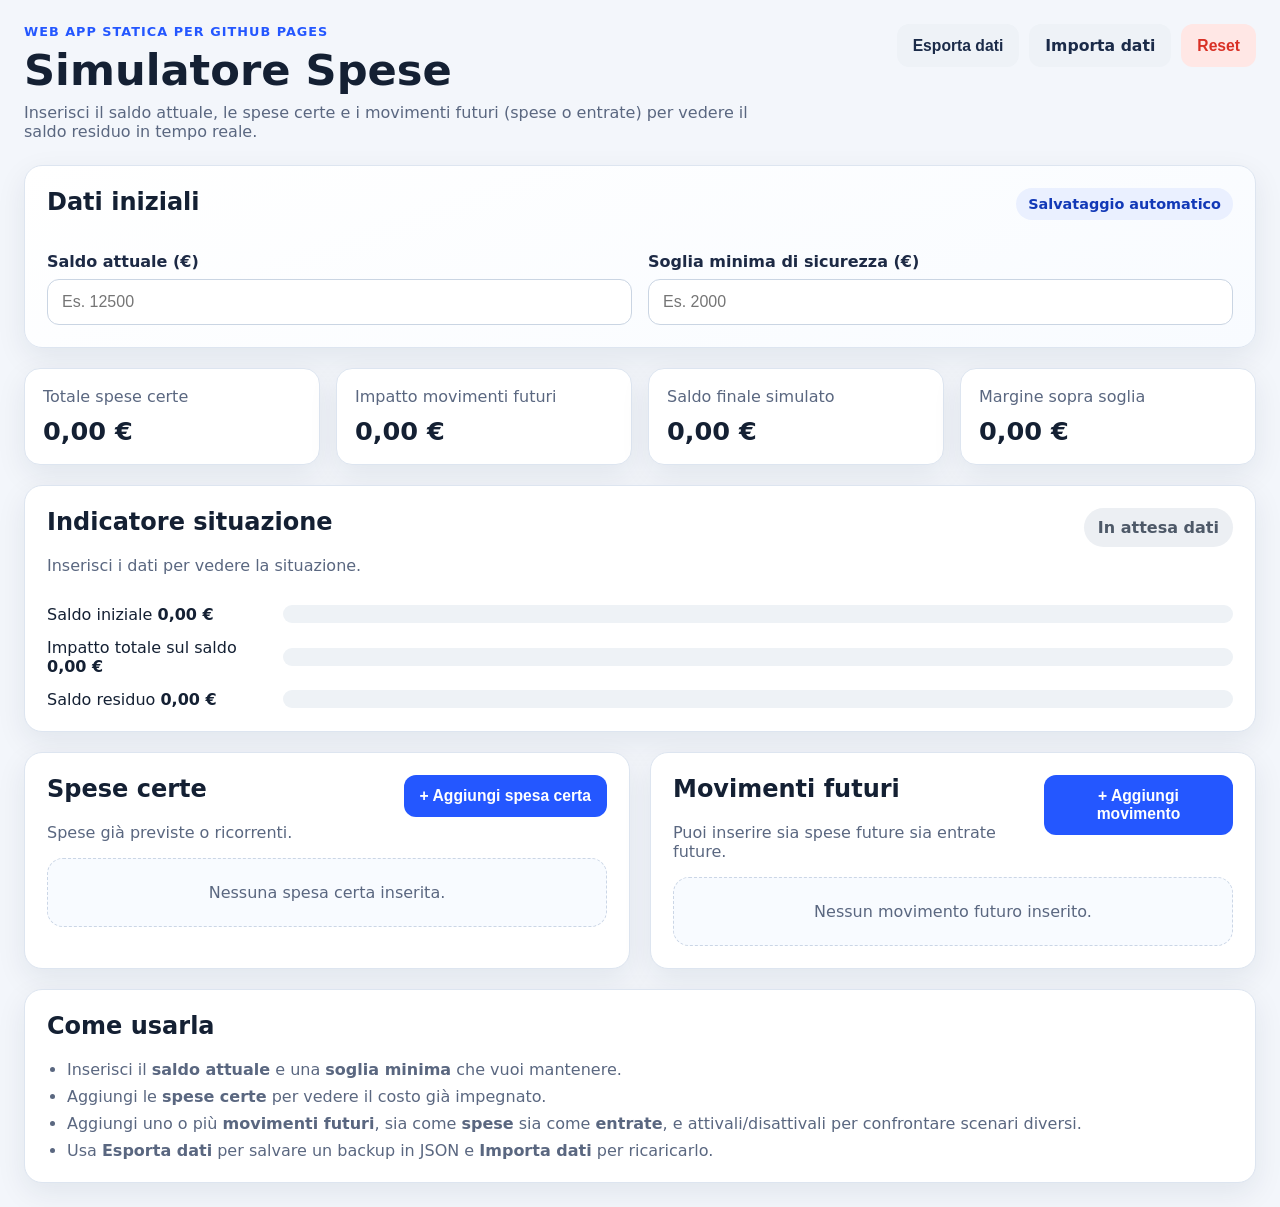
<file: index.html>
<!DOCTYPE html>
<html lang="it">
<head>
  <meta charset="UTF-8" />
  <meta name="viewport" content="width=device-width, initial-scale=1.0" />
  <title>Simulatore Spese</title>
  <link rel="stylesheet" href="style.css" />
</head>
<body>
  <div class="app-shell">
    <header class="topbar">
      <div>
        <p class="eyebrow">Web app statica per GitHub Pages</p>
        <h1>Simulatore Spese</h1>
        <p class="subtitle">Inserisci il saldo attuale, le spese certe e i movimenti futuri (spese o entrate) per vedere il saldo residuo in tempo reale.</p>
      </div>
      <div class="topbar-actions">
        <button id="exportBtn" class="btn btn-secondary">Esporta dati</button>
        <label class="btn btn-secondary file-label">
          Importa dati
          <input id="importFile" type="file" accept="application/json" hidden />
        </label>
        <button id="resetBtn" class="btn btn-danger">Reset</button>
      </div>
    </header>

    <main class="dashboard">
      <section class="card card-highlight">
        <div class="card-header">
          <h2>Dati iniziali</h2>
          <span class="chip">Salvataggio automatico</span>
        </div>
        <div class="grid-2">
          <div class="field">
            <label for="currentBalance">Saldo attuale (€)</label>
            <input id="currentBalance" type="number" step="0.01" placeholder="Es. 12500" />
          </div>
          <div class="field">
            <label for="safetyThreshold">Soglia minima di sicurezza (€)</label>
            <input id="safetyThreshold" type="number" step="0.01" min="0" placeholder="Es. 2000" />
          </div>
        </div>
      </section>

      <section class="stats-grid">
        <article class="stat-card">
          <span class="stat-label">Totale spese certe</span>
          <strong id="certainTotal" class="stat-value">€ 0,00</strong>
        </article>
        <article class="stat-card">
          <span class="stat-label">Impatto movimenti futuri</span>
          <strong id="futureTotal" class="stat-value">€ 0,00</strong>
        </article>
        <article class="stat-card">
          <span class="stat-label">Saldo finale simulato</span>
          <strong id="finalBalance" class="stat-value">€ 0,00</strong>
        </article>
        <article class="stat-card">
          <span class="stat-label">Margine sopra soglia</span>
          <strong id="marginValue" class="stat-value">€ 0,00</strong>
        </article>
      </section>

      <section class="card summary-card">
        <div class="summary-header">
          <div>
            <h2>Indicatore situazione</h2>
            <p id="statusText" class="status-text">Inserisci i dati per vedere la situazione.</p>
          </div>
          <div id="statusBadge" class="status-badge neutral">In attesa dati</div>
        </div>
        <div class="bar-row">
          <div>
            <span>Saldo iniziale</span>
            <strong id="barInitialLabel">€ 0,00</strong>
          </div>
          <div class="progress-track">
            <div id="initialBar" class="progress-bar progress-blue" style="width:0%"></div>
          </div>
        </div>
        <div class="bar-row">
          <div>
            <span>Impatto totale sul saldo</span>
            <strong id="barExpensesLabel">€ 0,00</strong>
          </div>
          <div class="progress-track">
            <div id="expensesBar" class="progress-bar progress-orange" style="width:0%"></div>
          </div>
        </div>
        <div class="bar-row">
          <div>
            <span>Saldo residuo</span>
            <strong id="barFinalLabel">€ 0,00</strong>
          </div>
          <div class="progress-track">
            <div id="finalBar" class="progress-bar progress-green" style="width:0%"></div>
          </div>
        </div>
      </section>

      <div class="columns">
        <section class="card">
          <div class="card-header">
            <div>
              <h2>Spese certe</h2>
              <p class="section-text">Spese già previste o ricorrenti.</p>
            </div>
            <button id="addCertainExpense" class="btn btn-primary">+ Aggiungi spesa certa</button>
          </div>

          <form id="certainForm" class="entry-form hidden">
            <div class="grid-2">
              <div class="field">
                <label for="certainDescription">Descrizione</label>
                <input id="certainDescription" type="text" placeholder="Es. Mutuo" required />
              </div>
              <div class="field">
                <label for="certainAmount">Importo (€)</label>
                <input id="certainAmount" type="number" step="0.01" min="0" placeholder="Es. 850" required />
              </div>
              <div class="field">
                <label for="certainFrequency">Frequenza</label>
                <select id="certainFrequency">
                  <option value="Una tantum">Una tantum</option>
                  <option value="Mensile">Mensile</option>
                  <option value="Trimestrale">Trimestrale</option>
                  <option value="Annuale">Annuale</option>
                </select>
              </div>
              <div class="field">
                <label for="certainDate">Data prevista</label>
                <input id="certainDate" type="date" />
              </div>
            </div>
            <div class="form-actions">
              <button type="submit" class="btn btn-primary">Salva spesa certa</button>
              <button type="button" id="cancelCertainBtn" class="btn btn-secondary">Annulla</button>
            </div>
          </form>

          <div id="certainList" class="list"></div>
        </section>

        <section class="card">
          <div class="card-header">
            <div>
              <h2>Movimenti futuri</h2>
              <p class="section-text">Puoi inserire sia spese future sia entrate future.</p>
            </div>
            <button id="addFutureExpense" class="btn btn-primary">+ Aggiungi movimento</button>
          </div>

          <form id="futureForm" class="entry-form hidden">
            <div class="grid-2">
              <div class="field">
                <label for="futureDescription">Descrizione</label>
                <input id="futureDescription" type="text" placeholder="Es. Vacanza estiva / Bonus" required />
              </div>
              <div class="field">
                <label for="futureAmount">Importo (€)</label>
                <input id="futureAmount" type="number" step="0.01" min="0" placeholder="Es. 1500" required />
              </div>
              <div class="field">
                <label for="futureType">Tipo movimento</label>
                <select id="futureType">
                  <option value="expense" selected>Spesa futura</option>
                  <option value="income">Entrata futura</option>
                </select>
              </div>
              <div class="field">
                <label for="futureCategory">Categoria</label>
                <input id="futureCategory" type="text" placeholder="Es. Viaggi / Stipendio / Rimborso" />
              </div>
              <div class="field">
                <label for="futureDate">Data prevista</label>
                <input id="futureDate" type="date" />
              </div>
              <div class="field">
                <label for="futurePriority">Priorità</label>
                <select id="futurePriority">
                  <option value="Alta">Alta</option>
                  <option value="Media" selected>Media</option>
                  <option value="Bassa">Bassa</option>
                </select>
              </div>
              <div class="field checkbox-field">
                <label for="futureEnabled">Includi nel calcolo</label>
                <input id="futureEnabled" type="checkbox" checked />
              </div>
            </div>
            <div class="form-actions">
              <button type="submit" class="btn btn-primary">Salva movimento</button>
              <button type="button" id="cancelFutureBtn" class="btn btn-secondary">Annulla</button>
            </div>
          </form>

          <div id="futureList" class="list"></div>
        </section>
      </div>

      <section class="card tips-card">
        <h2>Come usarla</h2>
        <ul>
          <li>Inserisci il <strong>saldo attuale</strong> e una <strong>soglia minima</strong> che vuoi mantenere.</li>
          <li>Aggiungi le <strong>spese certe</strong> per vedere il costo già impegnato.</li>
          <li>Aggiungi uno o più <strong>movimenti futuri</strong>, sia come <strong>spese</strong> sia come <strong>entrate</strong>, e attivali/disattivali per confrontare scenari diversi.</li>
          <li>Usa <strong>Esporta dati</strong> per salvare un backup in JSON e <strong>Importa dati</strong> per ricaricarlo.</li>
        </ul>
      </section>
    </main>
  </div>

  <template id="expenseItemTemplate">
    <article class="list-item">
      <div class="list-main">
        <h3 class="item-title"></h3>
        <div class="meta-row"></div>
      </div>
      <div class="list-side">
        <strong class="item-amount"></strong>
        <div class="item-actions"></div>
      </div>
    </article>
  </template>

  <script src="script.js"></script>
</body>
</html>
</file>
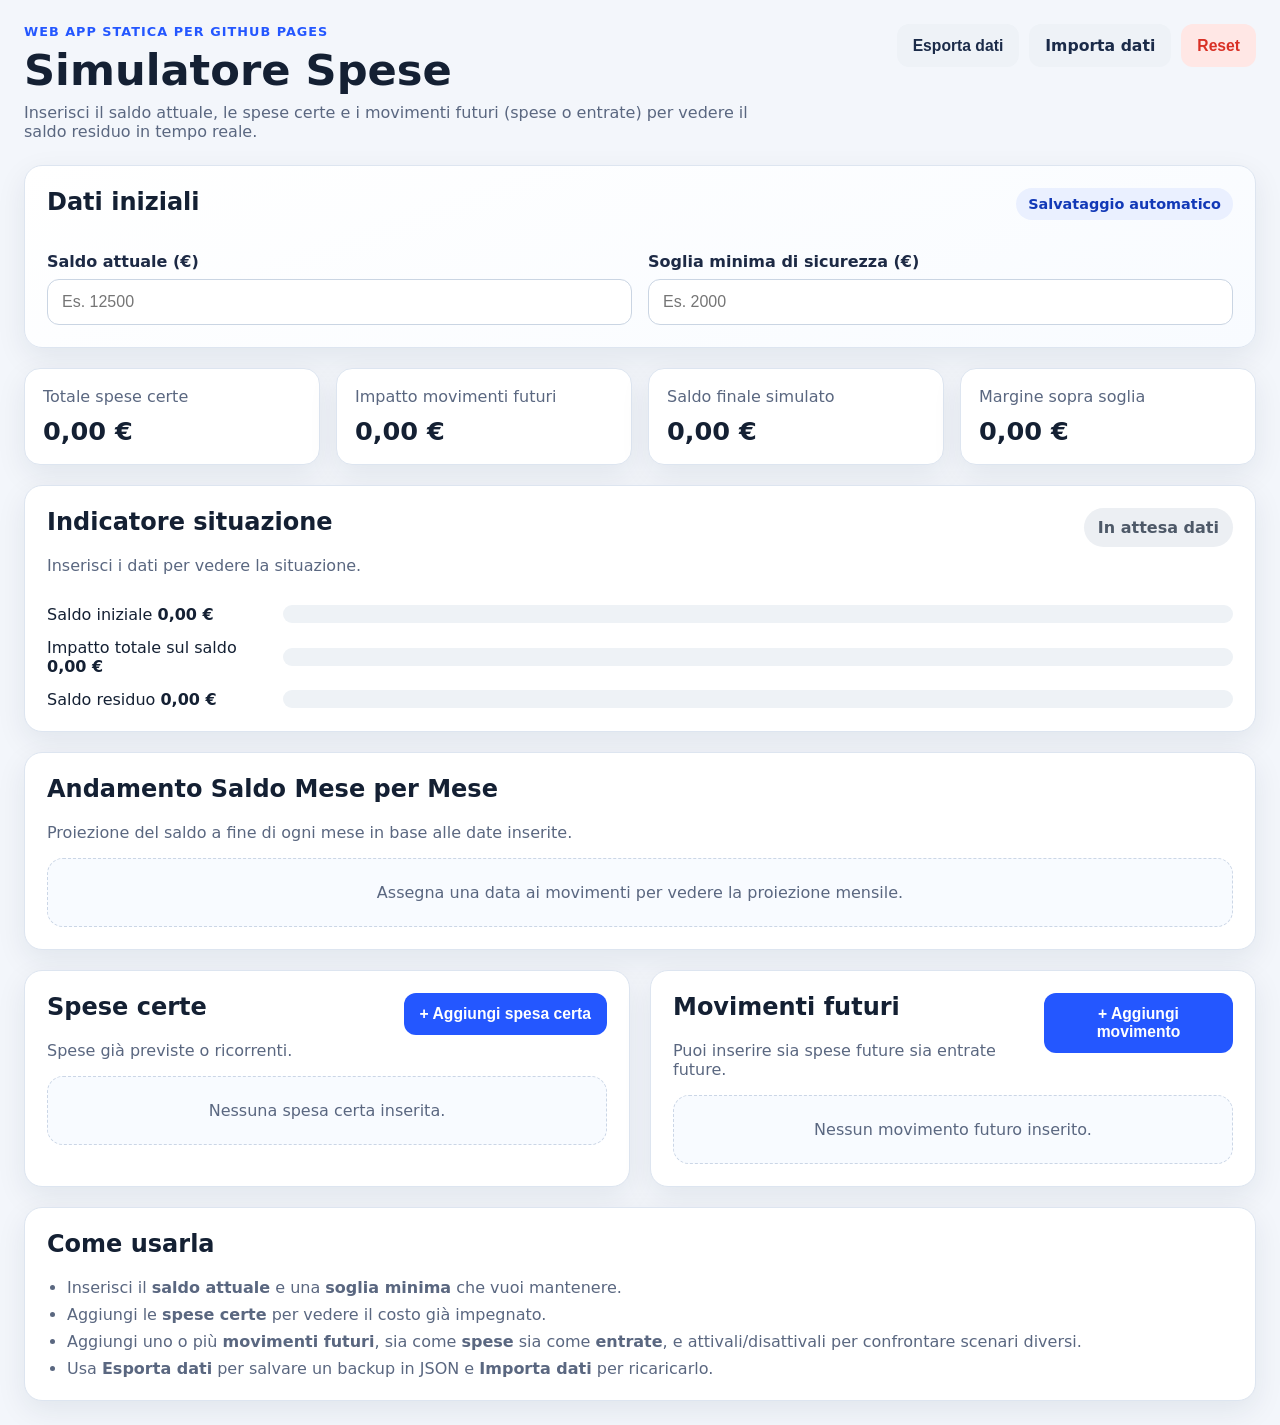
<file: index (2).html>
<!DOCTYPE html>
<html lang="it">
<head>
  <meta charset="UTF-8" />
  <meta name="viewport" content="width=device-width, initial-scale=1.0" />
  <title>Simulatore Spese</title>
  <link rel="stylesheet" href="style.css" />
</head>
<body>
  <div class="app-shell">
    <header class="topbar">
      <div>
        <p class="eyebrow">Web app statica per GitHub Pages</p>
        <h1>Simulatore Spese</h1>
        <p class="subtitle">Inserisci il saldo attuale, le spese certe e i movimenti futuri (spese o entrate) per vedere il saldo residuo in tempo reale.</p>
      </div>
      <div class="topbar-actions">
        <button id="exportBtn" class="btn btn-secondary">Esporta dati</button>
        <label class="btn btn-secondary file-label">
          Importa dati
          <input id="importFile" type="file" accept="application/json" hidden />
        </label>
        <button id="resetBtn" class="btn btn-danger">Reset</button>
      </div>
    </header>

    <main class="dashboard">
      <section class="card card-highlight">
        <div class="card-header">
          <h2>Dati iniziali</h2>
          <span class="chip">Salvataggio automatico</span>
        </div>
        <div class="grid-2">
          <div class="field">
            <label for="currentBalance">Saldo attuale (€)</label>
            <input id="currentBalance" type="number" step="0.01" placeholder="Es. 12500" />
          </div>
          <div class="field">
            <label for="safetyThreshold">Soglia minima di sicurezza (€)</label>
            <input id="safetyThreshold" type="number" step="0.01" min="0" placeholder="Es. 2000" />
          </div>
        </div>
      </section>

      <section class="stats-grid">
        <article class="stat-card">
          <span class="stat-label">Totale spese certe</span>
          <strong id="certainTotal" class="stat-value">€ 0,00</strong>
        </article>
        <article class="stat-card">
          <span class="stat-label">Impatto movimenti futuri</span>
          <strong id="futureTotal" class="stat-value">€ 0,00</strong>
        </article>
        <article class="stat-card">
          <span class="stat-label">Saldo finale simulato</span>
          <strong id="finalBalance" class="stat-value">€ 0,00</strong>
        </article>
        <article class="stat-card">
          <span class="stat-label">Margine sopra soglia</span>
          <strong id="marginValue" class="stat-value">€ 0,00</strong>
        </article>
      </section>

      <section class="card summary-card">
        <div class="summary-header">
          <div>
            <h2>Indicatore situazione</h2>
            <p id="statusText" class="status-text">Inserisci i dati per vedere la situazione.</p>
          </div>
          <div id="statusBadge" class="status-badge neutral">In attesa dati</div>
        </div>
        <div class="bar-row">
          <div>
            <span>Saldo iniziale</span>
            <strong id="barInitialLabel">€ 0,00</strong>
          </div>
          <div class="progress-track">
            <div id="initialBar" class="progress-bar progress-blue" style="width:0%"></div>
          </div>
        </div>
        <div class="bar-row">
          <div>
            <span>Impatto totale sul saldo</span>
            <strong id="barExpensesLabel">€ 0,00</strong>
          </div>
          <div class="progress-track">
            <div id="expensesBar" class="progress-bar progress-orange" style="width:0%"></div>
          </div>
        </div>
        <div class="bar-row">
          <div>
            <span>Saldo residuo</span>
            <strong id="barFinalLabel">€ 0,00</strong>
          </div>
          <div class="progress-track">
            <div id="finalBar" class="progress-bar progress-green" style="width:0%"></div>
          </div>
        </div>
      </section>

      <!-- NUOVA SEZIONE: Proiezione Mensile -->
      <section class="card">
        <div class="card-header">
          <div>
            <h2>Andamento Saldo Mese per Mese</h2>
            <p class="section-text">Proiezione del saldo a fine di ogni mese in base alle date inserite.</p>
          </div>
        </div>
        <div id="monthlyProjectionList" class="list" style="display: grid; gap: 10px;">
          <!-- I mesi verranno generati dinamicamente da JavaScript -->
        </div>
      </section>

      <div class="columns">
        <section class="card">
          <div class="card-header">
            <div>
              <h2>Spese certe</h2>
              <p class="section-text">Spese già previste o ricorrenti.</p>
            </div>
            <button id="addCertainExpense" class="btn btn-primary">+ Aggiungi spesa certa</button>
          </div>

          <form id="certainForm" class="entry-form hidden">
            <div class="grid-2">
              <div class="field">
                <label for="certainDescription">Descrizione</label>
                <input id="certainDescription" type="text" placeholder="Es. Mutuo" required />
              </div>
              <div class="field">
                <label for="certainAmount">Importo (€)</label>
                <input id="certainAmount" type="number" step="0.01" min="0" placeholder="Es. 850" required />
              </div>
              <div class="field">
                <label for="certainFrequency">Frequenza</label>
                <select id="certainFrequency">
                  <option value="Una tantum">Una tantum</option>
                  <option value="Mensile">Mensile</option>
                  <option value="Trimestrale">Trimestrale</option>
                  <option value="Annuale">Annuale</option>
                </select>
              </div>
              <div class="field">
                <label for="certainDate">Data prevista</label>
                <input id="certainDate" type="date" />
              </div>
            </div>
            <div class="form-actions">
              <button type="submit" class="btn btn-primary">Salva spesa certa</button>
              <button type="button" id="cancelCertainBtn" class="btn btn-secondary">Annulla</button>
            </div>
          </form>

          <div id="certainList" class="list"></div>
        </section>

        <section class="card">
          <div class="card-header">
            <div>
              <h2>Movimenti futuri</h2>
              <p class="section-text">Puoi inserire sia spese future sia entrate future.</p>
            </div>
            <button id="addFutureExpense" class="btn btn-primary">+ Aggiungi movimento</button>
          </div>

          <form id="futureForm" class="entry-form hidden">
            <div class="grid-2">
              <div class="field">
                <label for="futureDescription">Descrizione</label>
                <input id="futureDescription" type="text" placeholder="Es. Vacanza estiva / Bonus" required />
              </div>
              <div class="field">
                <label for="futureAmount">Importo (€)</label>
                <input id="futureAmount" type="number" step="0.01" min="0" placeholder="Es. 1500" required />
              </div>
              <div class="field">
                <label for="futureType">Tipo movimento</label>
                <select id="futureType">
                  <option value="expense" selected>Spesa futura</option>
                  <option value="income">Entrata futura</option>
                </select>
              </div>
              <div class="field">
                <label for="futureCategory">Categoria</label>
                <input id="futureCategory" type="text" placeholder="Es. Viaggi / Stipendio / Rimborso" />
              </div>
              <div class="field">
                <label for="futureDate">Data prevista</label>
                <input id="futureDate" type="date" />
              </div>
              <div class="field">
                <label for="futurePriority">Priorità</label>
                <select id="futurePriority">
                  <option value="Alta">Alta</option>
                  <option value="Media" selected>Media</option>
                  <option value="Bassa">Bassa</option>
                </select>
              </div>
              <div class="field checkbox-field">
                <label for="futureEnabled">Includi nel calcolo</label>
                <input id="futureEnabled" type="checkbox" checked />
              </div>
            </div>
            <div class="form-actions">
              <button type="submit" class="btn btn-primary">Salva movimento</button>
              <button type="button" id="cancelFutureBtn" class="btn btn-secondary">Annulla</button>
            </div>
          </form>

          <div id="futureList" class="list"></div>
        </section>
      </div>

      <section class="card tips-card">
        <h2>Come usarla</h2>
        <ul>
          <li>Inserisci il <strong>saldo attuale</strong> e una <strong>soglia minima</strong> che vuoi mantenere.</li>
          <li>Aggiungi le <strong>spese certe</strong> per vedere il costo già impegnato.</li>
          <li>Aggiungi uno o più <strong>movimenti futuri</strong>, sia come <strong>spese</strong> sia come <strong>entrate</strong>, e attivali/disattivali per confrontare scenari diversi.</li>
          <li>Usa <strong>Esporta dati</strong> per salvare un backup in JSON e <strong>Importa dati</strong> per ricaricarlo.</li>
        </ul>
      </section>
    </main>
  </div>

  <template id="expenseItemTemplate">
    <article class="list-item">
      <div class="list-main">
        <h3 class="item-title"></h3>
        <div class="meta-row"></div>
      </div>
      <div class="list-side">
        <strong class="item-amount"></strong>
        <div class="item-actions"></div>
      </div>
    </article>
  </template>

  <script src="script.js"></script>
</body>
</html>
</file>
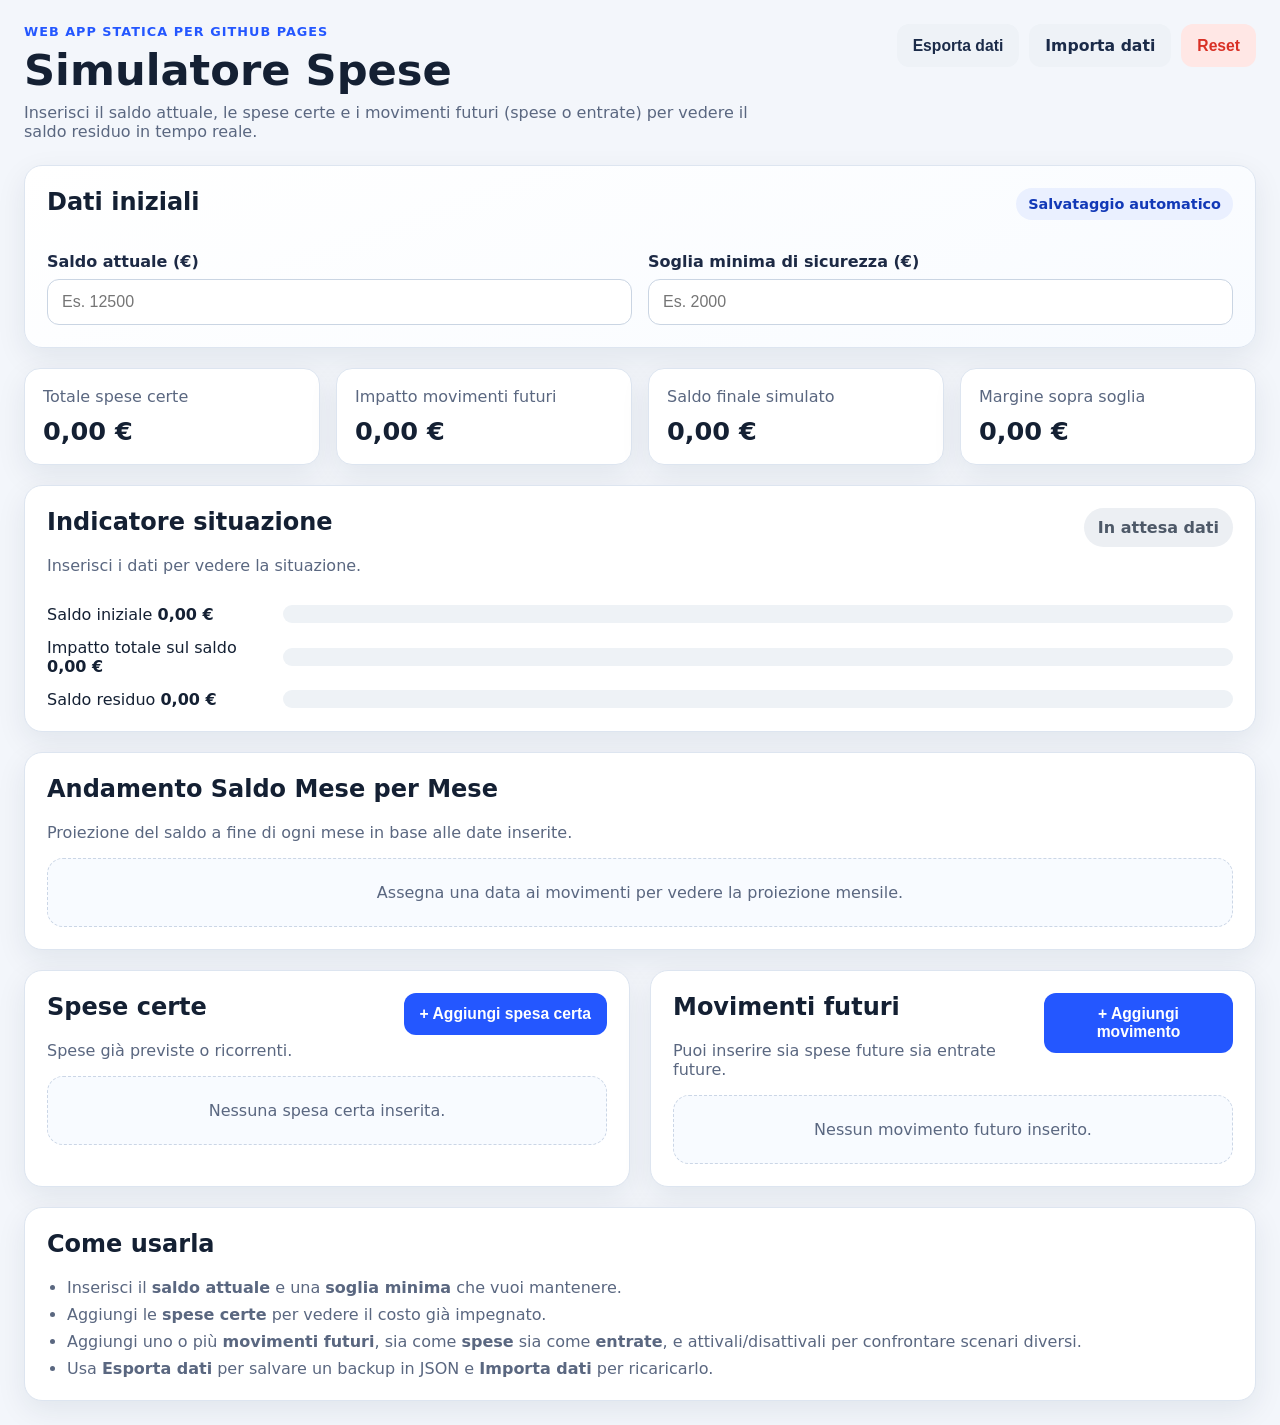
<file: index (3).html>
<!DOCTYPE html>
<html lang="it">
<head>
  <meta charset="UTF-8" />
  <meta name="viewport" content="width=device-width, initial-scale=1.0" />
  <title>Simulatore Spese</title>
  <link rel="stylesheet" href="style.css" />
</head>
<body>
  <div class="app-shell">
    <header class="topbar">
      <div>
        <p class="eyebrow">Web app statica per GitHub Pages</p>
        <h1>Simulatore Spese</h1>
        <p class="subtitle">Inserisci il saldo attuale, le spese certe e i movimenti futuri (spese o entrate) per vedere il saldo residuo in tempo reale.</p>
      </div>
      <div class="topbar-actions">
        <button id="exportBtn" class="btn btn-secondary">Esporta dati</button>
        <label class="btn btn-secondary file-label">
          Importa dati
          <input id="importFile" type="file" accept="application/json" hidden />
        </label>
        <button id="resetBtn" class="btn btn-danger">Reset</button>
      </div>
    </header>

    <main class="dashboard">
      <section class="card card-highlight">
        <div class="card-header">
          <h2>Dati iniziali</h2>
          <span class="chip">Salvataggio automatico</span>
        </div>
        <div class="grid-2">
          <div class="field">
            <label for="currentBalance">Saldo attuale (€)</label>
            <input id="currentBalance" type="number" step="0.01" placeholder="Es. 12500" />
          </div>
          <div class="field">
            <label for="safetyThreshold">Soglia minima di sicurezza (€)</label>
            <input id="safetyThreshold" type="number" step="0.01" min="0" placeholder="Es. 2000" />
          </div>
        </div>
      </section>

      <section class="stats-grid">
        <article class="stat-card">
          <span class="stat-label">Totale spese certe</span>
          <strong id="certainTotal" class="stat-value">€ 0,00</strong>
        </article>
        <article class="stat-card">
          <span class="stat-label">Impatto movimenti futuri</span>
          <strong id="futureTotal" class="stat-value">€ 0,00</strong>
        </article>
        <article class="stat-card">
          <span class="stat-label">Saldo finale simulato</span>
          <strong id="finalBalance" class="stat-value">€ 0,00</strong>
        </article>
        <article class="stat-card">
          <span class="stat-label">Margine sopra soglia</span>
          <strong id="marginValue" class="stat-value">€ 0,00</strong>
        </article>
      </section>

      <section class="card summary-card">
        <div class="summary-header">
          <div>
            <h2>Indicatore situazione</h2>
            <p id="statusText" class="status-text">Inserisci i dati per vedere la situazione.</p>
          </div>
          <div id="statusBadge" class="status-badge neutral">In attesa dati</div>
        </div>
        <div class="bar-row">
          <div>
            <span>Saldo iniziale</span>
            <strong id="barInitialLabel">€ 0,00</strong>
          </div>
          <div class="progress-track">
            <div id="initialBar" class="progress-bar progress-blue" style="width:0%"></div>
          </div>
        </div>
        <div class="bar-row">
          <div>
            <span>Impatto totale sul saldo</span>
            <strong id="barExpensesLabel">€ 0,00</strong>
          </div>
          <div class="progress-track">
            <div id="expensesBar" class="progress-bar progress-orange" style="width:0%"></div>
          </div>
        </div>
        <div class="bar-row">
          <div>
            <span>Saldo residuo</span>
            <strong id="barFinalLabel">€ 0,00</strong>
          </div>
          <div class="progress-track">
            <div id="finalBar" class="progress-bar progress-green" style="width:0%"></div>
          </div>
        </div>
      </section>

      <!-- Sezione: Proiezione Mensile -->
      <section class="card">
        <div class="card-header">
          <div>
            <h2>Andamento Saldo Mese per Mese</h2>
            <p class="section-text">Proiezione del saldo a fine di ogni mese in base alle date inserite.</p>
          </div>
        </div>
        <div id="monthlyProjectionList" class="list" style="display: grid; gap: 10px;">
          <!-- Generato dinamicamente -->
        </div>
      </section>

      <div class="columns">
        <section class="card">
          <div class="card-header">
            <div>
              <h2>Spese certe</h2>
              <p class="section-text">Spese già previste o ricorrenti.</p>
            </div>
            <button id="addCertainExpense" class="btn btn-primary">+ Aggiungi spesa certa</button>
          </div>

          <form id="certainForm" class="entry-form hidden">
            <div class="grid-2">
              <div class="field">
                <label for="certainDescription">Descrizione</label>
                <input id="certainDescription" type="text" placeholder="Es. Mutuo" required />
              </div>
              <div class="field">
                <label for="certainAmount">Importo (€)</label>
                <input id="certainAmount" type="number" step="0.01" min="0" placeholder="Es. 850" required />
              </div>
              <div class="field">
                <label for="certainFrequency">Frequenza</label>
                <select id="certainFrequency">
                  <option value="Una tantum">Una tantum</option>
                  <option value="Mensile">Mensile</option>
                  <option value="Trimestrale">Trimestrale</option>
                  <option value="Annuale">Annuale</option>
                </select>
              </div>
              <div class="field">
                <label for="certainDate">Data prevista</label>
                <input id="certainDate" type="date" />
              </div>
            </div>
            <div class="form-actions">
              <button type="submit" class="btn btn-primary">Salva spesa certa</button>
              <button type="button" id="cancelCertainBtn" class="btn btn-secondary">Annulla</button>
            </div>
          </form>

          <div id="certainList" class="list"></div>
        </section>

        <section class="card">
          <div class="card-header">
            <div>
              <h2>Movimenti futuri</h2>
              <p class="section-text">Puoi inserire sia spese future sia entrate future.</p>
            </div>
            <button id="addFutureExpense" class="btn btn-primary">+ Aggiungi movimento</button>
          </div>

          <form id="futureForm" class="entry-form hidden">
            <div class="grid-2">
              <div class="field">
                <label for="futureDescription">Descrizione</label>
                <input id="futureDescription" type="text" placeholder="Es. Vacanza estiva / Bonus" required />
              </div>
              <div class="field">
                <label for="futureAmount">Importo (€)</label>
                <input id="futureAmount" type="number" step="0.01" min="0" placeholder="Es. 1500" required />
              </div>
              <div class="field">
                <label for="futureType">Tipo movimento</label>
                <select id="futureType">
                  <option value="expense" selected>Spesa futura</option>
                  <option value="income">Entrata futura</option>
                </select>
              </div>
              <div class="field">
                <label for="futureCategory">Categoria</label>
                <input id="futureCategory" type="text" placeholder="Es. Viaggi / Stipendio / Rimborso" />
              </div>
              <div class="field">
                <label for="futureDate">Data prevista</label>
                <input id="futureDate" type="date" />
              </div>
              <div class="field">
                <label for="futurePriority">Priorità</label>
                <select id="futurePriority">
                  <option value="Alta">Alta</option>
                  <option value="Media" selected>Media</option>
                  <option value="Bassa">Bassa</option>
                </select>
              </div>
              <div class="field checkbox-field">
                <label for="futureEnabled">Includi nel calcolo</label>
                <input id="futureEnabled" type="checkbox" checked />
              </div>
            </div>
            <div class="form-actions">
              <button type="submit" class="btn btn-primary">Salva movimento</button>
              <button type="button" id="cancelFutureBtn" class="btn btn-secondary">Annulla</button>
            </div>
          </form>

          <div id="futureList" class="list"></div>
        </section>
      </div>

      <section class="card tips-card">
        <h2>Come usarla</h2>
        <ul>
          <li>Inserisci il <strong>saldo attuale</strong> e una <strong>soglia minima</strong> che vuoi mantenere.</li>
          <li>Aggiungi le <strong>spese certe</strong> per vedere il costo già impegnato.</li>
          <li>Aggiungi uno o più <strong>movimenti futuri</strong>, sia come <strong>spese</strong> sia come <strong>entrate</strong>, e attivali/disattivali per confrontare scenari diversi.</li>
          <li>Usa <strong>Esporta dati</strong> per salvare un backup in JSON e <strong>Importa dati</strong> per ricaricarlo.</li>
        </ul>
      </section>
    </main>
  </div>

  <template id="expenseItemTemplate">
    <article class="list-item">
      <div class="list-main">
        <h3 class="item-title"></h3>
        <div class="meta-row"></div>
      </div>
      <div class="list-side">
        <strong class="item-amount"></strong>
        <div class="item-actions"></div>
      </div>
    </article>
  </template>

  <script src="script.js"></script>
</body>
</html>
</file>
<file: style.css>
:root {
  --bg: #f3f6fb;
  --card: #ffffff;
  --border: #dde5f0;
  --text: #142033;
  --muted: #5a6780;
  --primary: #2457ff;
  --primary-dark: #1239b7;
  --success: #0f9d58;
  --warning: #e37400;
  --danger: #d93025;
  --neutral: #5f6368;
  --shadow: 0 10px 30px rgba(18, 35, 65, 0.08);
  --radius: 18px;
}

* { box-sizing: border-box; }
html, body { margin: 0; padding: 0; font-family: Inter, system-ui, -apple-system, BlinkMacSystemFont, "Segoe UI", sans-serif; background: var(--bg); color: var(--text); }
body { min-height: 100vh; }
.app-shell { max-width: 1320px; margin: 0 auto; padding: 24px; }
.topbar { display: flex; justify-content: space-between; align-items: flex-start; gap: 20px; margin-bottom: 24px; }
.eyebrow { margin: 0 0 6px; color: var(--primary); font-weight: 700; text-transform: uppercase; letter-spacing: .08em; font-size: .8rem; }
h1, h2, h3, p { margin-top: 0; }
h1 { margin-bottom: 8px; font-size: clamp(2rem, 4vw, 2.7rem); }
.subtitle { color: var(--muted); max-width: 760px; margin-bottom: 0; }
.section-text { color: var(--muted); margin-bottom: 0; }
.topbar-actions { display: flex; flex-wrap: wrap; gap: 10px; justify-content: flex-end; }
.dashboard { display: grid; gap: 20px; }
.card { background: var(--card); border: 1px solid var(--border); border-radius: var(--radius); box-shadow: var(--shadow); padding: 22px; }
.card-highlight { background: linear-gradient(160deg, #ffffff 0%, #f8fbff 100%); }
.card-header, .summary-header { display: flex; justify-content: space-between; align-items: flex-start; gap: 16px; margin-bottom: 16px; }
.chip { display: inline-flex; align-items: center; padding: 8px 12px; border-radius: 999px; background: #eaf0ff; color: var(--primary-dark); font-size: .9rem; font-weight: 600; }
.grid-2 { display: grid; grid-template-columns: repeat(2, minmax(0, 1fr)); gap: 16px; }
.field { display: flex; flex-direction: column; gap: 8px; }
label { font-weight: 600; color: #1d2a45; }
input, select { width: 100%; padding: 13px 14px; border-radius: 12px; border: 1px solid #cad5e3; font-size: 1rem; outline: none; transition: border-color .2s, box-shadow .2s; background: #fff; }
input:focus, select:focus { border-color: var(--primary); box-shadow: 0 0 0 4px rgba(36, 87, 255, .12); }
.checkbox-field { justify-content: flex-end; }
.checkbox-field input { width: 22px; height: 22px; margin-top: 8px; }
.stats-grid { display: grid; grid-template-columns: repeat(4, minmax(0, 1fr)); gap: 16px; }
.stat-card { background: var(--card); border: 1px solid var(--border); border-radius: 16px; padding: 18px; box-shadow: var(--shadow); }
.stat-label { display: block; color: var(--muted); margin-bottom: 10px; }
.stat-value { font-size: 1.6rem; }
.summary-card { display: grid; gap: 14px; }
.status-text { color: var(--muted); margin-bottom: 0; }
.status-badge { padding: 10px 14px; border-radius: 999px; font-weight: 700; white-space: nowrap; }
.status-badge.neutral { background: #eceff3; color: #4e5968; }
.status-badge.ok { background: #e7f6ed; color: var(--success); }
.status-badge.warning { background: #fff4e8; color: var(--warning); }
.status-badge.danger { background: #fdeceb; color: var(--danger); }
.bar-row { display: grid; grid-template-columns: 220px 1fr; gap: 16px; align-items: center; }
.progress-track { background: #eef2f6; border-radius: 999px; height: 18px; overflow: hidden; }
.progress-bar { height: 100%; border-radius: 999px; transition: width .3s ease; }
.progress-blue { background: linear-gradient(90deg, #5b7bff, #2457ff); }
.progress-orange { background: linear-gradient(90deg, #ffc17d, #e37400); }
.progress-green { background: linear-gradient(90deg, #54c98c, #0f9d58); }
.progress-red { background: linear-gradient(90deg, #ff9a93, #d93025); }
.columns { display: grid; grid-template-columns: 1fr 1fr; gap: 20px; }
.entry-form { display: grid; gap: 16px; background: #f8fbff; border: 1px solid #dbe6f6; border-radius: 16px; padding: 16px; margin-bottom: 16px; }
.hidden { display: none; }
.form-actions { display: flex; gap: 10px; justify-content: flex-end; }
.btn { border: none; border-radius: 12px; padding: 12px 16px; font-size: .98rem; font-weight: 700; cursor: pointer; transition: transform .05s ease, opacity .2s ease, background .2s ease; }
.btn:active { transform: translateY(1px); }
.btn-primary { background: var(--primary); color: #fff; }
.btn-primary:hover { background: var(--primary-dark); }
.btn-secondary { background: #eef2f7; color: #1b2b49; }
.btn-secondary:hover { background: #e4eaf2; }
.btn-danger { background: #ffe7e5; color: var(--danger); }
.btn-danger:hover { background: #ffd9d6; }
.btn-small { padding: 10px 12px; font-size: .9rem; }
.file-label { display: inline-flex; align-items: center; }
.list { display: grid; gap: 12px; }
.list-item { display: flex; justify-content: space-between; gap: 16px; align-items: flex-start; padding: 16px; border: 1px solid var(--border); border-radius: 16px; background: #fff; }
.list-main { min-width: 0; }
.list-main .item-title { margin-bottom: 8px; font-size: 1.08rem; }
.meta-row { display: flex; flex-wrap: wrap; gap: 8px; }
.meta-pill { display: inline-flex; align-items: center; padding: 6px 10px; border-radius: 999px; font-size: .85rem; background: #eef3f9; color: #334762; }
.meta-pill.priority-alta { background: #fdeceb; color: var(--danger); }
.meta-pill.priority-media { background: #fff4e8; color: var(--warning); }
.meta-pill.priority-bassa { background: #e7f6ed; color: var(--success); }
.meta-pill.disabled { background: #eceff3; color: #566371; }
.list-side { min-width: 190px; text-align: right; }
.item-amount { display: block; font-size: 1.2rem; margin-bottom: 10px; }
.item-actions { display: flex; justify-content: flex-end; flex-wrap: wrap; gap: 8px; }
.empty-state { padding: 24px; text-align: center; color: var(--muted); background: #f8fbff; border-radius: 16px; border: 1px dashed #cbd6e6; }
.tips-card ul { margin-bottom: 0; color: var(--muted); padding-left: 20px; }
.tips-card li + li { margin-top: 8px; }
@media (max-width: 1120px) { .stats-grid { grid-template-columns: repeat(2, minmax(0, 1fr)); } .columns { grid-template-columns: 1fr; } }
@media (max-width: 760px) { .app-shell { padding: 16px; } .topbar, .card-header, .summary-header { flex-direction: column; } .grid-2, .stats-grid { grid-template-columns: 1fr; } .bar-row { grid-template-columns: 1fr; } .list-item { flex-direction: column; } .list-side { min-width: 0; width: 100%; text-align: left; } .item-actions { justify-content: flex-start; } .topbar-actions { width: 100%; justify-content: stretch; } .topbar-actions .btn, .topbar-actions .file-label { flex: 1; justify-content: center; text-align: center; } }
</file>
